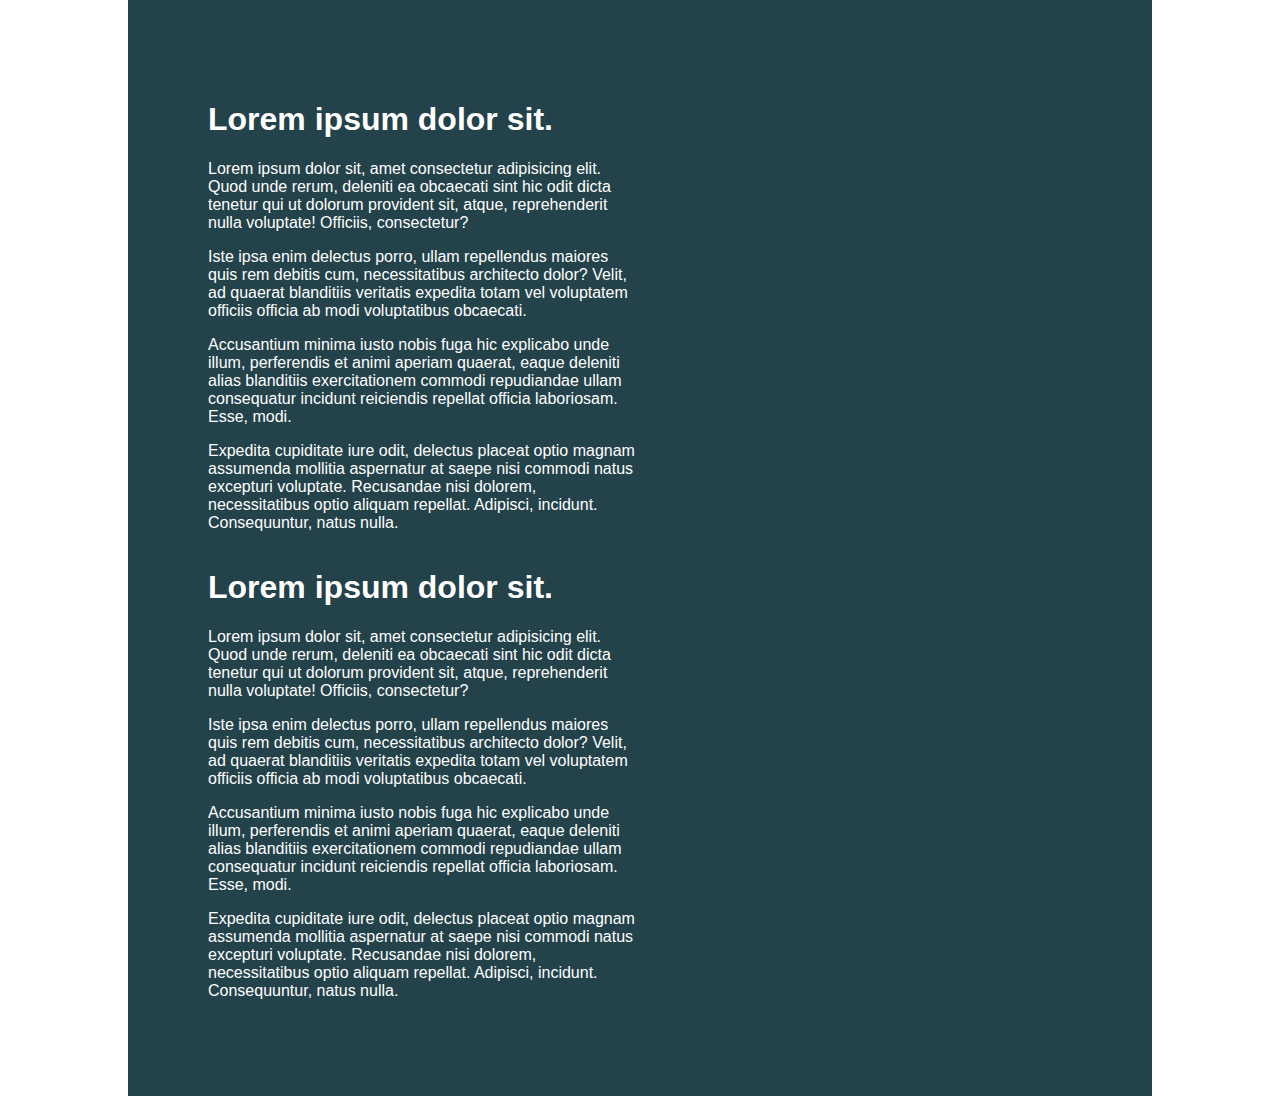
<file: 01. challengeOne/index.html>
<!DOCTYPE html>
<html lang="en">

<head>
    <meta charset="UTF-8">
    <meta name="viewport" content="width=device-width, initial-scale=1.0">
    <title>Day 01</title>

    <link rel="stylesheet" href="style.css">
</head>

<body>
    <div class="container">
        <div class="intro-content">
            <h1>Lorem ipsum dolor sit.</h1>
            <p>Lorem ipsum dolor sit, amet consectetur adipisicing elit. Quod unde rerum, deleniti ea obcaecati sint hic
                odit dicta tenetur qui ut dolorum provident sit, atque, reprehenderit nulla voluptate! Officiis,
                consectetur?</p>
            <p>Iste ipsa enim delectus porro, ullam repellendus maiores quis rem debitis cum, necessitatibus architecto
                dolor? Velit, ad quaerat blanditiis veritatis expedita totam vel voluptatem officiis officia ab modi
                voluptatibus obcaecati.</p>
            <p>Accusantium minima iusto nobis fuga hic explicabo unde illum, perferendis et animi aperiam quaerat, eaque
                deleniti alias blanditiis exercitationem commodi repudiandae ullam consequatur incidunt reiciendis
                repellat officia laboriosam. Esse, modi.</p>
            <p>Expedita cupiditate iure odit, delectus placeat optio magnam assumenda mollitia aspernatur at saepe nisi
                commodi natus excepturi voluptate. Recusandae nisi dolorem, necessitatibus optio aliquam repellat.
                Adipisci, incidunt. Consequuntur, natus nulla.</p>
        </div>
        <div class="intro-content">
            <h1>Lorem ipsum dolor sit.</h1>
            <p>Lorem ipsum dolor sit, amet consectetur adipisicing elit. Quod unde rerum, deleniti ea obcaecati sint hic
                odit dicta tenetur qui ut dolorum provident sit, atque, reprehenderit nulla voluptate! Officiis,
                consectetur?</p>
            <p>Iste ipsa enim delectus porro, ullam repellendus maiores quis rem debitis cum, necessitatibus architecto
                dolor? Velit, ad quaerat blanditiis veritatis expedita totam vel voluptatem officiis officia ab modi
                voluptatibus obcaecati.</p>
            <p>Accusantium minima iusto nobis fuga hic explicabo unde illum, perferendis et animi aperiam quaerat, eaque
                deleniti alias blanditiis exercitationem commodi repudiandae ullam consequatur incidunt reiciendis
                repellat officia laboriosam. Esse, modi.</p>
            <p>Expedita cupiditate iure odit, delectus placeat optio magnam assumenda mollitia aspernatur at saepe nisi
                commodi natus excepturi voluptate. Recusandae nisi dolorem, necessitatibus optio aliquam repellat.
                Adipisci, incidunt. Consequuntur, natus nulla.</p>
        </div>
    </div>
</body>

</html>
</file>
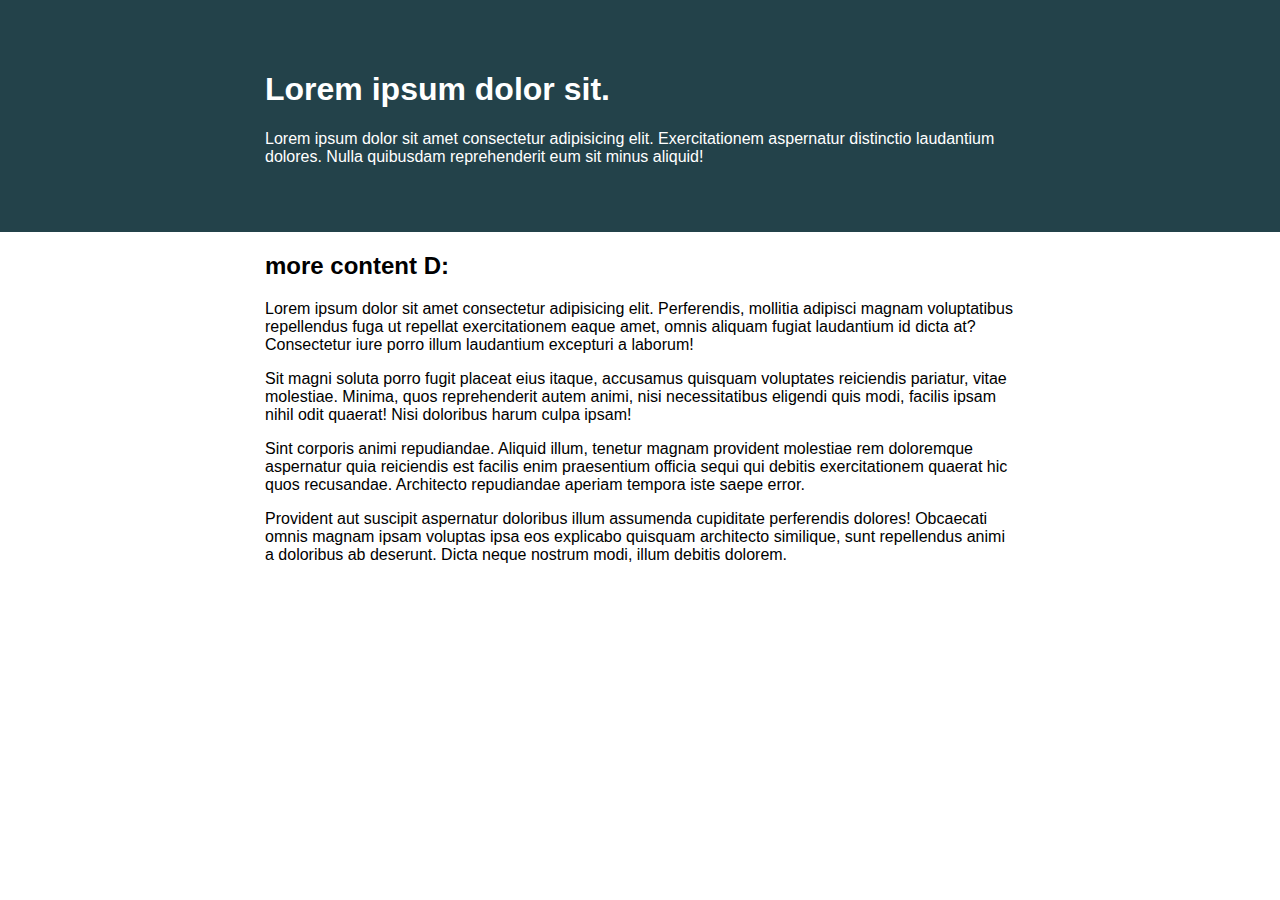
<file: 02. Widght challenge/index.html>
<!DOCTYPE html>
<html lang="en">
<head> 
    <meta charset="UTF-8">
    <meta name="viewport" content="width=device-width, initial-scale=1.0">
    <title>Day 01</title>
 
    <link rel="stylesheet" href="style.css">
</head>
<body>

    <div class="intro">    
        <div class="container">
            <div class="intro-content">
                <h1>Lorem ipsum dolor sit.</h1>
                <p>Lorem ipsum dolor sit amet consectetur adipisicing elit. Exercitationem aspernatur distinctio laudantium dolores. Nulla quibusdam reprehenderit eum sit minus aliquid!</p>
            </div>
        </div>
    </div>

    <div class="container">
            <h2>more content D:</h2>
            <p>Lorem ipsum dolor sit amet consectetur adipisicing elit. Perferendis, mollitia adipisci magnam voluptatibus repellendus fuga ut repellat exercitationem eaque amet, omnis aliquam fugiat laudantium id dicta at? Consectetur iure porro illum laudantium excepturi a laborum!</p>
            <p>Sit magni soluta porro fugit placeat eius itaque, accusamus quisquam voluptates reiciendis pariatur, vitae molestiae. Minima, quos reprehenderit autem animi, nisi necessitatibus eligendi quis modi, facilis ipsam nihil odit quaerat! Nisi doloribus harum culpa ipsam!</p>
            <p>Sint corporis animi repudiandae. Aliquid illum, tenetur magnam provident molestiae rem doloremque aspernatur quia reiciendis est facilis enim praesentium officia sequi qui debitis exercitationem quaerat hic quos recusandae. Architecto repudiandae aperiam tempora iste saepe error.</p>
            <p>Provident aut suscipit aspernatur doloribus illum assumenda cupiditate perferendis dolores! Obcaecati omnis magnam ipsam voluptas ipsa eos explicabo quisquam architecto similique, sunt repellendus animi a doloribus ab deserunt. Dicta neque nostrum modi, illum debitis dolorem.</p>
    </div>


</body>
</html>
</file>
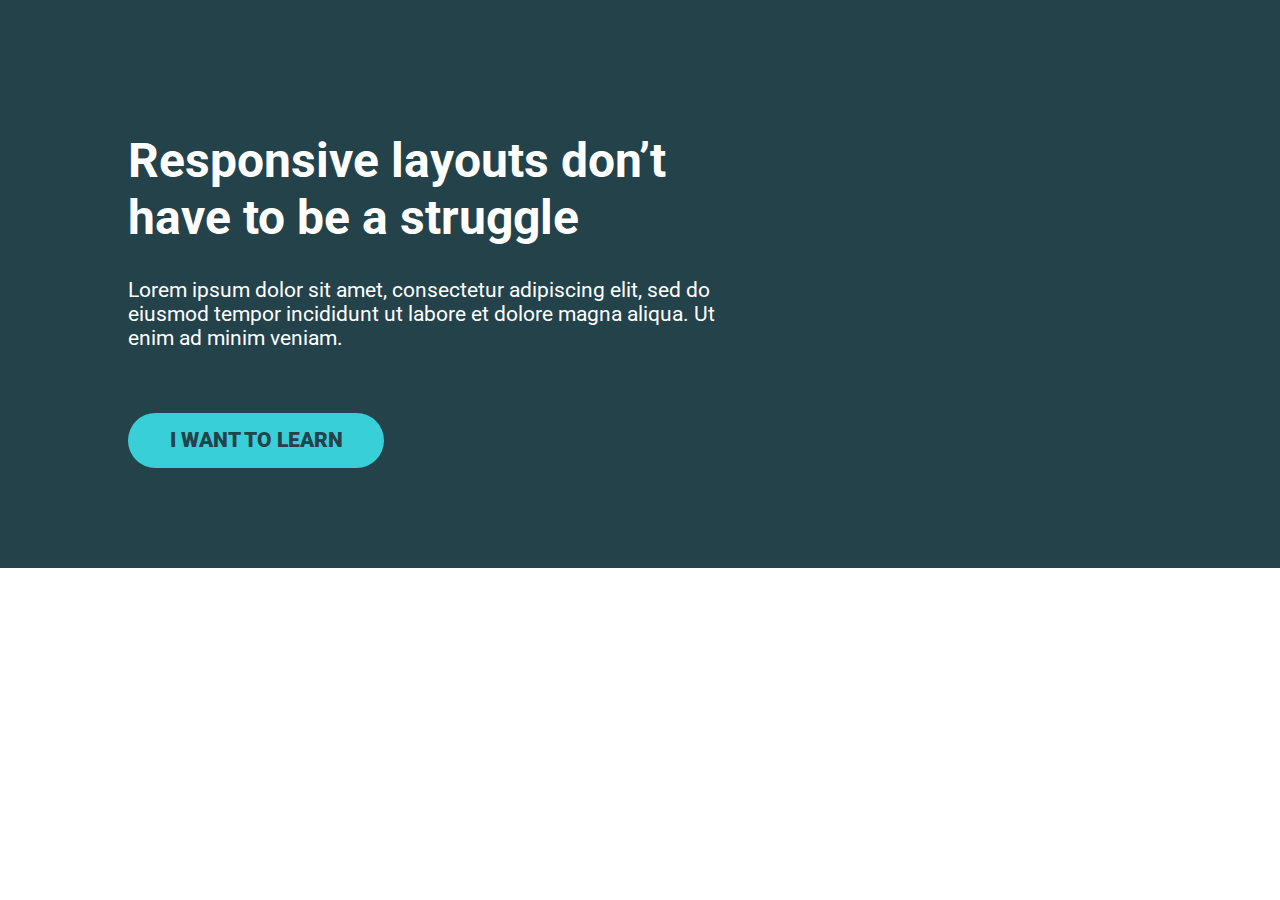
<file: 03. Practice Design specs/index.html>
<!DOCTYPE html>
<html lang="en">
<head>
    <meta charset="UTF-8">
    <meta name="viewport" content="width=device-width, initial-scale=1.0">
    <title>Document</title>
    <link href="https://fonts.googleapis.com/css2?family=Roboto:wght@400;900&display=swap" rel="stylesheet"> 
    <link rel="stylesheet" href="style.css">
</head>
<body>
    <div class="hero">
        <div class="container">
            <div class="hero-text">
                <h1>Responsive layouts don’t have to be a struggle</h1>
                <p>Lorem ipsum dolor sit amet, consectetur adipiscing elit, sed do eiusmod tempor incididunt ut labore et dolore magna aliqua. Ut enim ad minim veniam.</p>
                <a href="#" class="btn">I want to learn</a>
            </div>
        </div>
    </div>
</body>
</html>
</file>
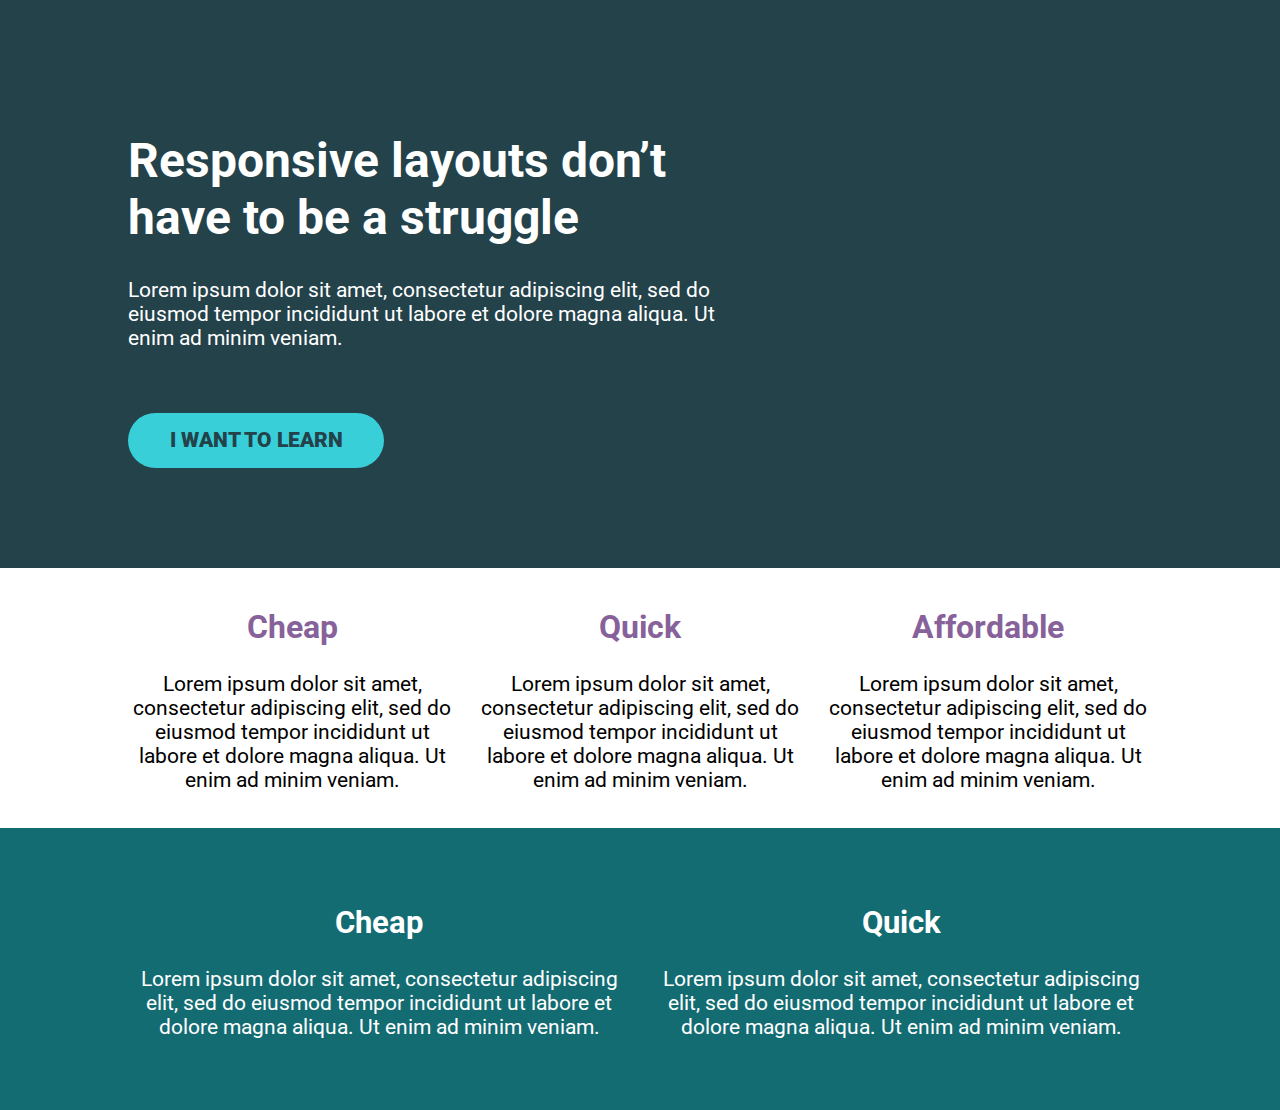
<file: 04. Flexbox/index.html>
<!DOCTYPE html>
<html lang="en">
<head>
    <meta charset="UTF-8">
    <meta name="viewport" content="width=device-width, initial-scale=1.0">
    <title>Challenge time!</title>
    <link href="https://fonts.googleapis.com/css2?family=Roboto:wght@400;900&display=swap" rel="stylesheet"> 
    <link rel="stylesheet" href="style.css">
</head>
<body>
    <div class="hero">
        <div class="container">
            <div class="hero__text">
                <h1>Responsive layouts don’t have to be a struggle</h1>
                <p>Lorem ipsum dolor sit amet, consectetur adipiscing elit, sed do eiusmod tempor incididunt ut labore et dolore magna aliqua. Ut enim ad minim veniam.</p>
                <a href="#" class="btn">I want to learn</a>
            </div>
        </div>
    </div>
    
    <div class="container">
        <div class="row">
            <div class="col">
                <h2>Cheap</h2>
                <p>Lorem ipsum dolor sit amet, consectetur adipiscing elit, sed do eiusmod tempor incididunt ut labore et dolore magna aliqua. Ut enim ad minim veniam.</p>
            </div>
            <div class="col">
                <h2>Quick</h2>
                <p>Lorem ipsum dolor sit amet, consectetur adipiscing elit, sed do eiusmod tempor incididunt ut labore et dolore magna aliqua. Ut enim ad minim veniam.</p>
            </div>
            <div class="col">
                <h2>Affordable</h2>
                <p>Lorem ipsum dolor sit amet, consectetur adipiscing elit, sed do eiusmod tempor incididunt ut labore et dolore magna aliqua. Ut enim ad minim veniam.</p>
            </div>
        </div>
    </div>

    <div class="hero-about">
        <div class="container">
            <div class="row-two">
                <div class="col-two">
                    <h2>Cheap</h2>
                    <p>Lorem ipsum dolor sit amet, consectetur adipiscing elit, sed do eiusmod tempor incididunt ut labore et dolore magna aliqua. Ut enim ad minim veniam.</p>
                </div>
                <div class="col-two">
                    <h2>Quick</h2>
                    <p>Lorem ipsum dolor sit amet, consectetur adipiscing elit, sed do eiusmod tempor incididunt ut labore et dolore magna aliqua. Ut enim ad minim veniam.</p>
                </div>
            </div>
        </div>
    </div>
        

</body>
</html>
</file>
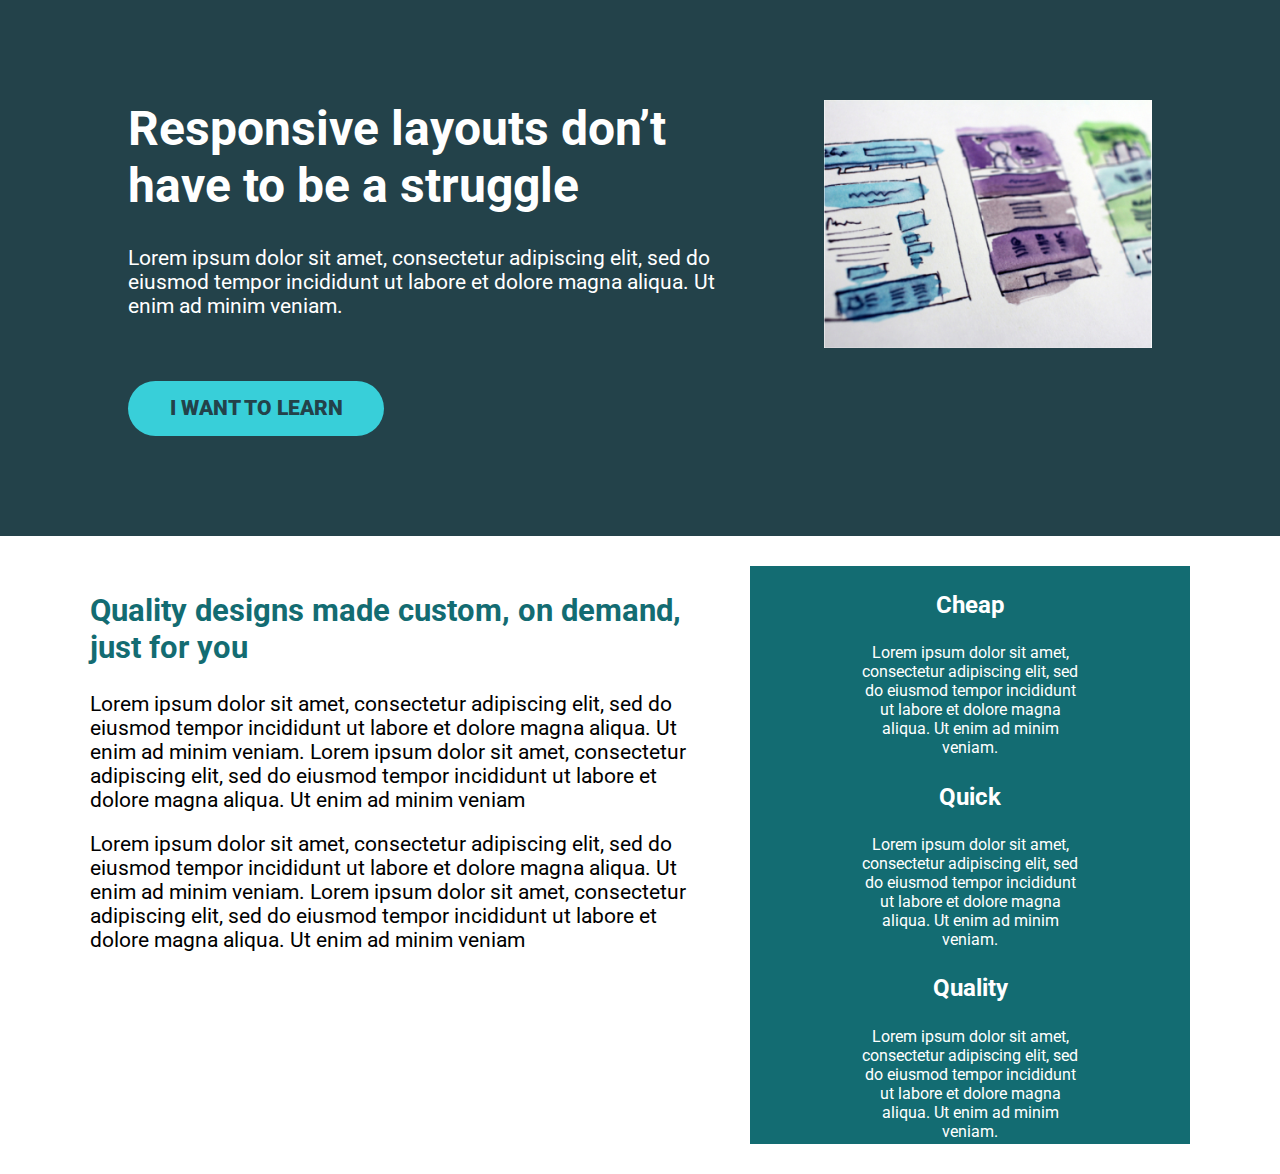
<file: 05.Flexbox-img/index.html>
<!DOCTYPE html>
<html lang="en">
  <head>
    <meta charset="UTF-8" />
    <meta name="viewport" content="width=device-width, initial-scale=1.0" />
    <title>Conquering Rsponsive Layouts</title>
    <link
      href="https://fonts.googleapis.com/css2?family=Roboto:wght@400;900&display=swap"
      rel="stylesheet"
    />
    <link rel="stylesheet" href="style.css" />
  </head>
  <body>
    <div class="hero">
      <div class="container row">
        <div class="hero__text">
          <h1>Responsive layouts don’t have to be a struggle</h1>
          <p>
            Lorem ipsum dolor sit amet, consectetur adipiscing elit, sed do
            eiusmod tempor incididunt ut labore et dolore magna aliqua. Ut enim
            ad minim veniam.
          </p>
          <a href="#" class="btn">I want to learn</a>
        </div>

        <div class="hero-img">
          <img class="img-hero" src="img/hero-img.jpg" alt="scetches" />
        </div>
      </div>
    </div>

      <div class="info-container">
        <div class="colum-description">
          <h2>Quality designs made custom, on demand, just for you</h2>
          <p>
            Lorem ipsum dolor sit amet, consectetur adipiscing elit, sed do
            eiusmod tempor incididunt ut labore et dolore magna aliqua. Ut enim
            ad minim veniam. Lorem ipsum dolor sit amet, consectetur adipiscing
            elit, sed do eiusmod tempor incididunt ut labore et dolore magna
            aliqua. Ut enim ad minim veniam
          </p>
          <p>
            Lorem ipsum dolor sit amet, consectetur adipiscing elit, sed do
            eiusmod tempor incididunt ut labore et dolore magna aliqua. Ut enim
            ad minim veniam. Lorem ipsum dolor sit amet, consectetur adipiscing
            elit, sed do eiusmod tempor incididunt ut labore et dolore magna
            aliqua. Ut enim ad minim veniam
          </p>
        </div>

        <div class="colum">
          <div class="col-info">
            <h3>Cheap</h3>
            <p>
              Lorem ipsum dolor sit amet, consectetur adipiscing elit, sed do
              eiusmod tempor incididunt ut labore et dolore magna aliqua. Ut
              enim ad minim veniam.
            </p>
          </div>
          <div class="col-info">
            <h3>Quick</h3>
            <p>
              Lorem ipsum dolor sit amet, consectetur adipiscing elit, sed do
              eiusmod tempor incididunt ut labore et dolore magna aliqua. Ut
              enim ad minim veniam.
            </p>
          </div>
          <div class="col-info">
            <h3>Quality</h3>
            <p>
              Lorem ipsum dolor sit amet, consectetur adipiscing elit, sed do
              eiusmod tempor incididunt ut labore et dolore magna aliqua. Ut
              enim ad minim veniam.
            </p>
          </div>
        </div>
      </div>
    
  </body>
</html>
</file>
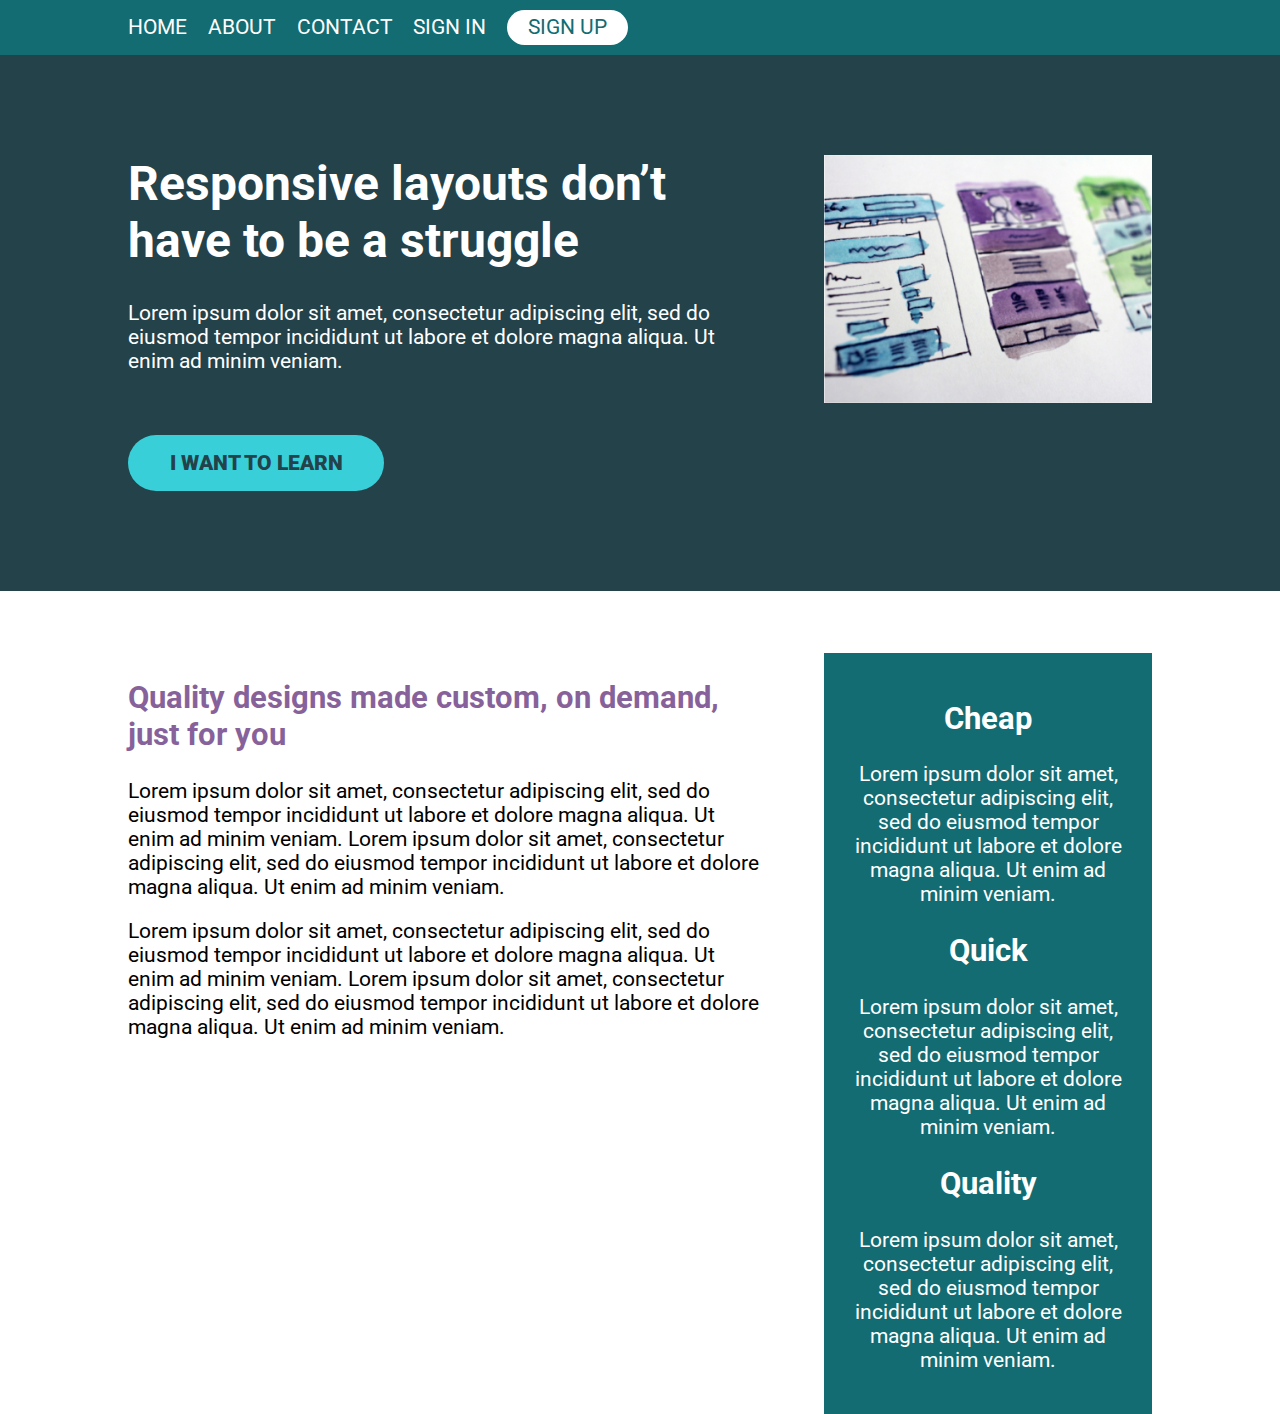
<file: 06.Navbar challenge/index.html>
<!DOCTYPE html>
<html lang="en">
<head>
    <meta charset="UTF-8">
    <meta name="viewport" content="width=device-width, initial-scale=1.0">
    <title>Conquering Responsive Layouts</title>
    <link href="https://fonts.googleapis.com/css2?family=Roboto:wght@400;900&display=swap" rel="stylesheet"> 
    <link rel="stylesheet" href="style.css">
</head>
<body>
    <header>
        <nav class="nav container">
            <ul class="nav__list">
                <li class="nav__item"><a href="#" class="nav__link">Home</a></li>
                <li class="nav__item"><a href="#" class="nav__link">About</a></li>
                <li class="nav__item"><a href="#" class="nav__link">Contact</a></li>
                <li class="nav__item"><a href="#" class="nav__link">Sign In</a></li>
                <li class="nav__item"><a href="#" class="nav__link nav__link--button">Sign up</a></li>
            </ul>
        </nav>
    </header>

    <section class="hero">
        <div class="container row">
            <div class="hero__text">
                <h1>Responsive layouts don’t have to be a struggle</h1>
                <p>Lorem ipsum dolor sit amet, consectetur adipiscing elit, sed do eiusmod tempor incididunt ut labore et dolore magna aliqua. Ut enim ad minim veniam.</p>
                <a href="#" class="btn">I want to learn</a>
            </div>
            <img src="img/hero-img.jpg" alt="UX design sketches" class="hero__img">
        </div>
    </section> 

    <main class="main container row">
            <section class="primary-content">
                <h2 class="section-title">Quality designs made custom, on demand, just for you</h2>
                <p>Lorem ipsum dolor sit amet, consectetur adipiscing elit, sed do eiusmod tempor incididunt ut labore et dolore magna aliqua. Ut enim ad minim veniam. Lorem ipsum dolor sit amet, consectetur adipiscing elit, sed do eiusmod tempor incididunt ut labore et dolore magna aliqua. Ut enim ad minim veniam.</p>
                <p>Lorem ipsum dolor sit amet, consectetur adipiscing elit, sed do eiusmod tempor incididunt ut labore et dolore magna aliqua. Ut enim ad minim veniam. Lorem ipsum dolor sit amet, consectetur adipiscing elit, sed do eiusmod tempor incididunt ut labore et dolore magna aliqua. Ut enim ad minim veniam.</p>
            </section>
            <aside class="sidebar">
                <h2 class="sidebar-title">Cheap</h2>
                <p>Lorem ipsum dolor sit amet, consectetur adipiscing elit, sed do eiusmod tempor incididunt ut labore et dolore magna aliqua. Ut enim ad minim veniam.</p>

                <h2 class="sidebar-title">Quick</h2>
                <p>Lorem ipsum dolor sit amet, consectetur adipiscing elit, sed do eiusmod tempor incididunt ut labore et dolore magna aliqua. Ut enim ad minim veniam.</p>

                <h2 class="sidebar-title">Quality</h2>
                <p>Lorem ipsum dolor sit amet, consectetur adipiscing elit, sed do eiusmod tempor incididunt ut labore et dolore magna aliqua. Ut enim ad minim veniam.</p>
            </aside>
    </main>

    

</body>
</html>
</file>
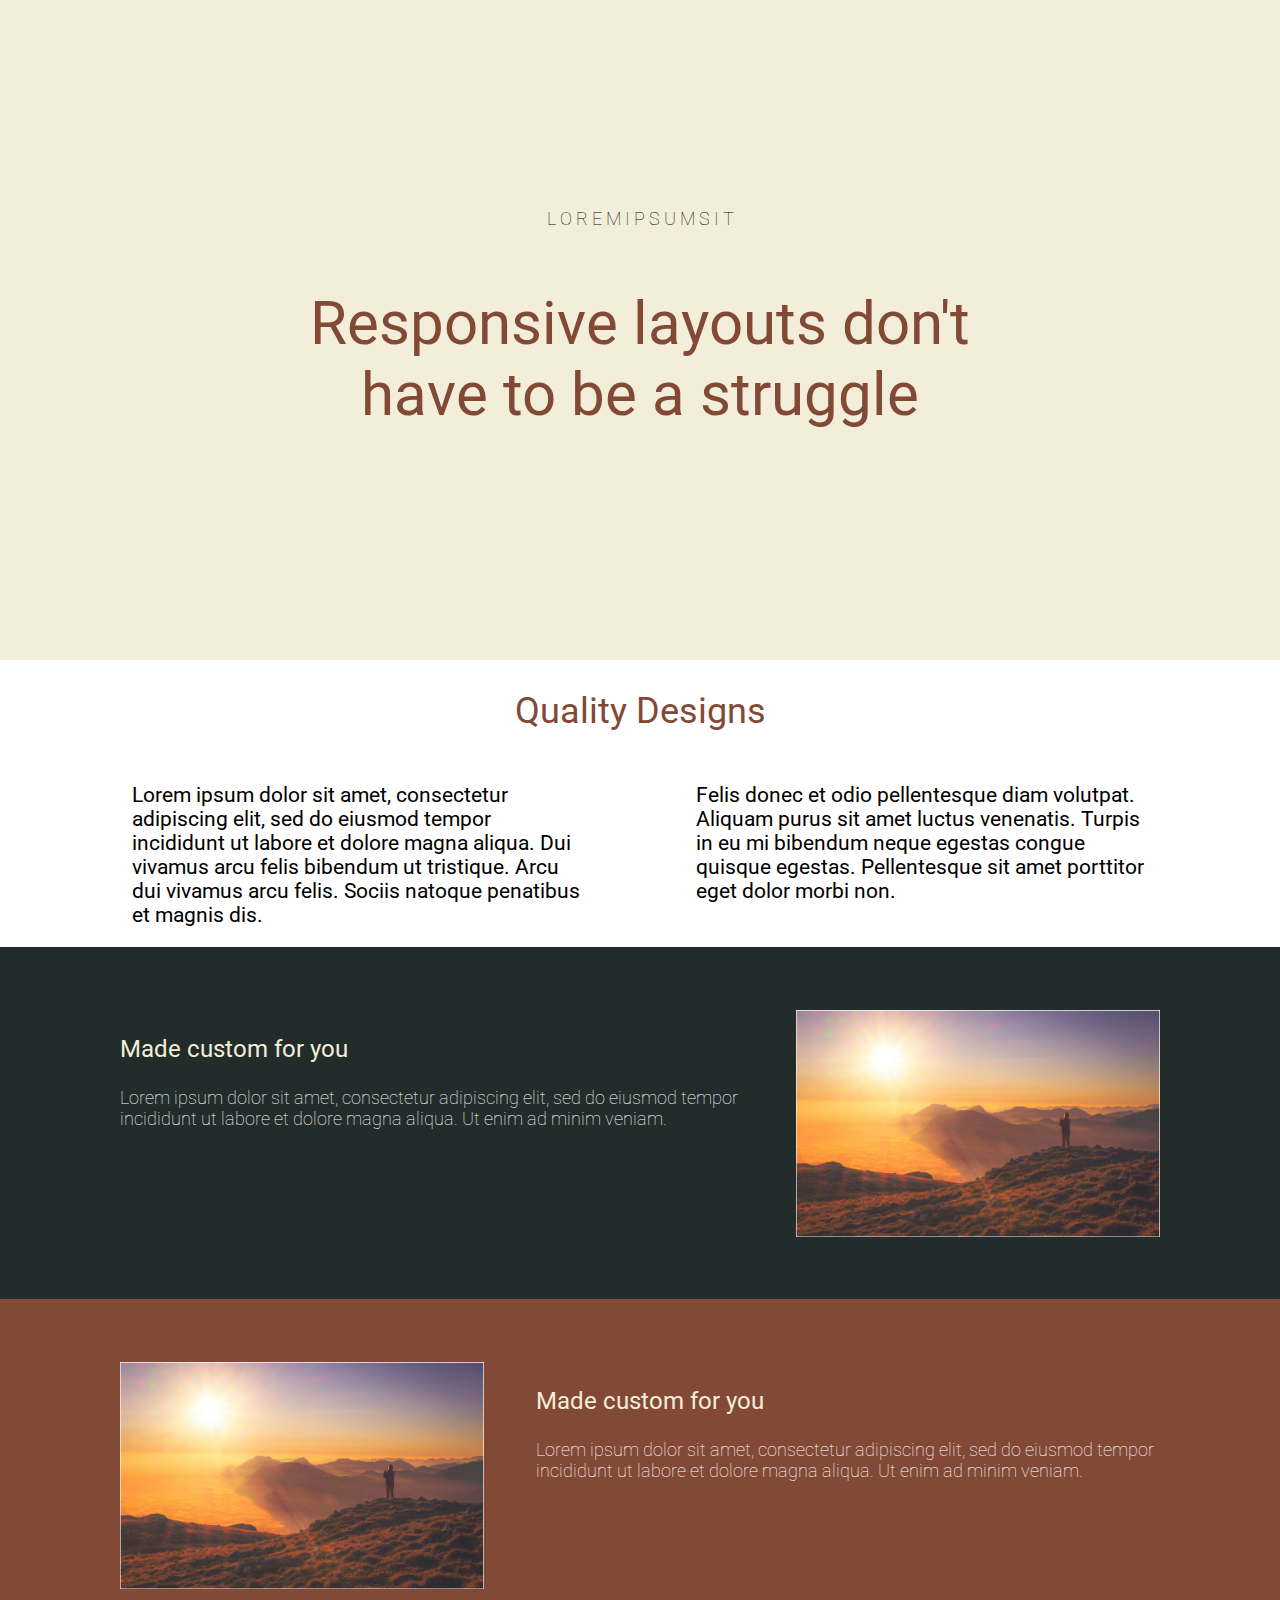
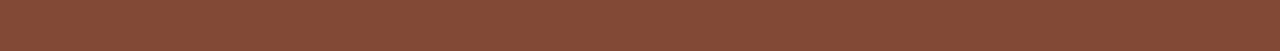
<file: 07. Flexbox extra challenge/index.html>
<!DOCTYPE html>
<html lang="en">
<head>
    <meta charset="UTF-8">
    <meta name="viewport" content="width=device-width, initial-scale=1.0">
    <title>Document</title>
    <link rel="preconnect" href="https://fonts.googleapis.com">
    <link rel="preconnect" href="https://fonts.gstatic.com" crossorigin>
    <link href="https://fonts.googleapis.com/css2?family=Roboto:ital,wght@0,100;0,300;0,400;0,500;0,700;0,900;1,100;1,300;1,400;1,500;1,700;1,900&display=swap" rel="stylesheet">
    <link rel="stylesheet" href="style.css">
</head>
<body>

    <header>
        <div class="container section">
            <p class="header-p roboto-thin">L O R E M  I P S U M  S I T</p>
            <h1 class="roboto-regular">Responsive layouts don't have to be a struggle</h1>
        </div>
    </header>
    <main>
        <div class="designs container">
            <h2 class="roboto-regular">Quality Designs</h2>
            <div class="design-info">
                <p>Lorem ipsum dolor sit amet, consectetur adipiscing elit,
                    sed do eiusmod tempor incididunt ut labore et dolore
                    magna aliqua. Dui vivamus arcu felis bibendum ut
                    tristique. Arcu dui vivamus arcu felis. Sociis natoque
                    penatibus et magnis dis. </p>
                <p>Felis donec et odio pellentesque diam volutpat. Aliquam
                    purus sit amet luctus venenatis. Turpis in eu mi
                    bibendum neque egestas congue quisque egestas.
                    Pellentesque sit amet porttitor eget dolor morbi non.</p>
            </div>
        </div>

        <div class="info">
            <div class="custom">
                <div class="description">
                    <h3 class="roboto-regular">Made custom for you</h3>
                    <p class="roboto-thin">Lorem ipsum dolor sit amet, consectetur adipiscing elit,
                        sed do eiusmod tempor incididunt ut labore et dolore
                        magna aliqua. Ut enim ad minim veniam.</p>
                </div>
                <img src="img/image-01.jpg" alt="">
            </div>
        </div>
        <div class="info-create">
            <div class="create">
                <div class="description">
                    <h3 class="roboto-regular">Made custom for you</h3>
                    <p class="roboto-thin">Lorem ipsum dolor sit amet, consectetur adipiscing elit,
                        sed do eiusmod tempor incididunt ut labore et dolore
                        magna aliqua. Ut enim ad minim veniam.</p>
                </div>
                <img src="img/image-01.jpg" alt="">
            </div>
        </div>
    </main>
    
</body>
</html>
</file>
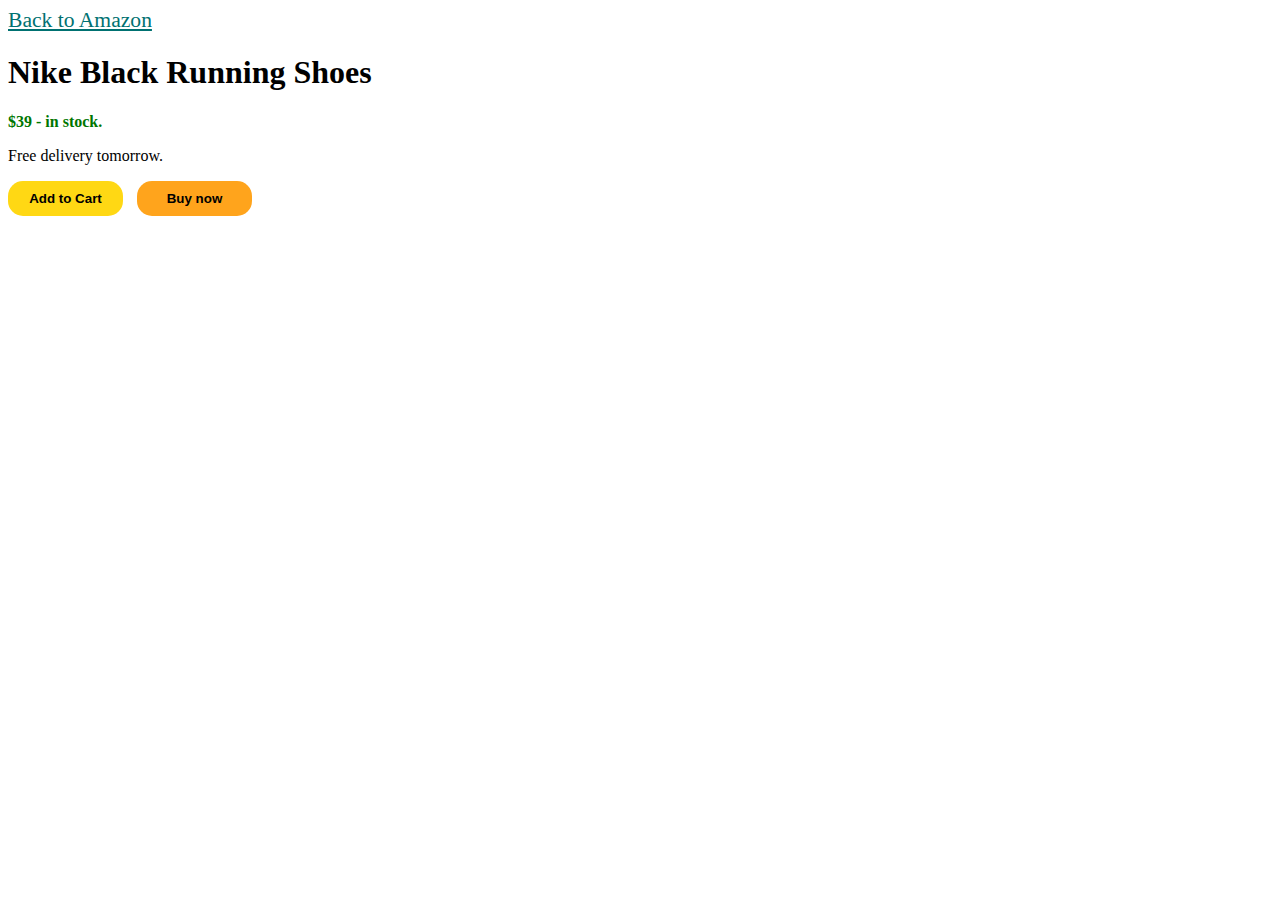
<file: youtubePractice/Challenge1/index.html>
<!DOCTYPE html>
<html lang="en">
<head>
    <meta charset="UTF-8">
    <meta name="viewport" content="width=device-width, initial-scale=1.0">
    <title>Document</title>
    <link rel="stylesheet" href="style.css">
</head>
<body>
    <a href="">Back to Amazon</a>
    <h1>Nike Black Running Shoes</h1>
    <p class="item-price">$39 - in stock.</p>
    <p>Free delivery tomorrow.</p>

    <div>
        <button class="add-item">Add to Cart</button>
        <button class="buy-item">Buy now</button>
    </div>
    
</body>
</html>
</file>
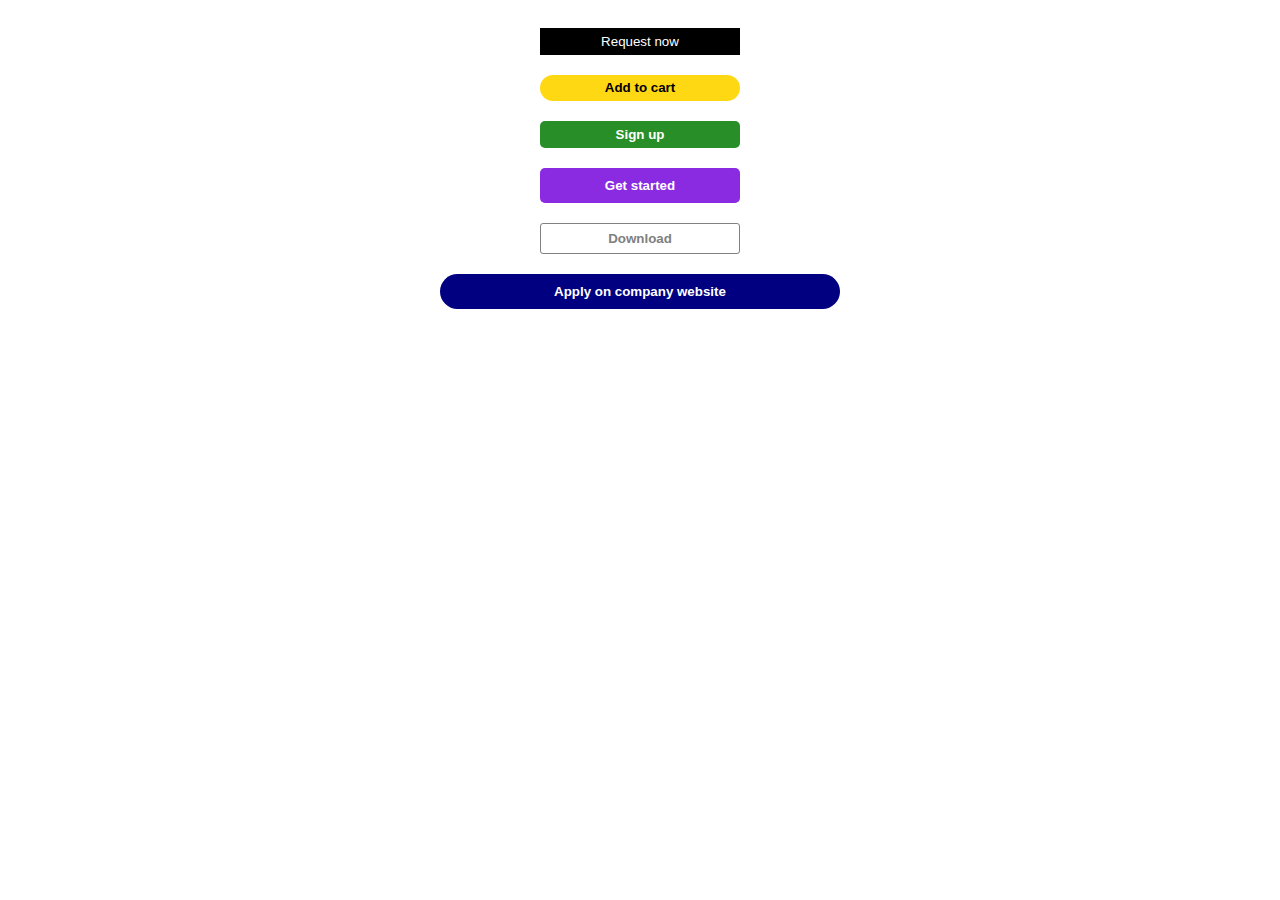
<file: youtubePractice/Challenge2/index.html>
<!DOCTYPE html>
<html lang="en">
<head>
    <meta charset="UTF-8">
    <meta name="viewport" content="width=device-width, initial-scale=1.0">
    <title>Document</title>
    <link rel="stylesheet" href="style.css">
</head>
<body>
    <div>
        <button class="request">Request now</button>
        <button class="add-item">Add to cart</button>
        <button class="sign-up">Sign up</button>
        <button class="get-started">Get started</button>
        <button class="download">Download</button>
        <button class="apply">Apply on company website</button>
    </div>
    
</body>
</html>
</file>
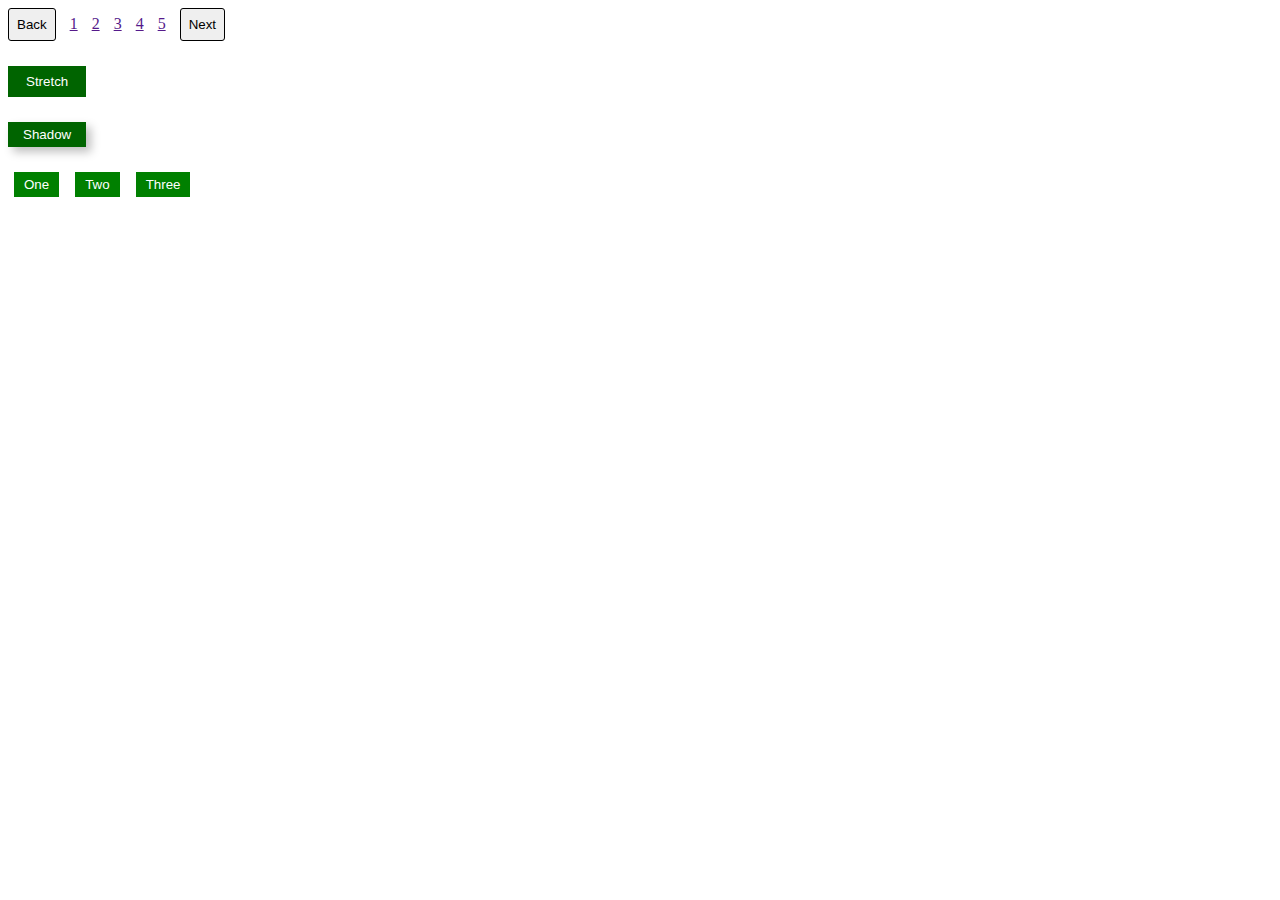
<file: youtubePractice/Challenge3/index.html>
<!DOCTYPE html>
<html lang="en">
  <head>
    <meta charset="UTF-8" />
    <meta name="viewport" content="width=device-width, initial-scale=1.0" />
    <title>Document</title>
    <link rel="stylesheet" href="style.css" />
  </head>
  <body>
    <main>
      <button class="pagination-btn">Back</button>
      <a href="">1</a>
      <a href="">2</a>
      <a href="">3</a>
      <a href="">4</a>
      <a href="">5</a>
      <button class="pagination-btn">Next</button>

      <div class="stretch">
        <button class="stretch-btn">Stretch</button>
      </div>

      <div class="d-click">
        <button class="d-click-btn">Shadow</button>
      </div>

      <div class="margin-padding">
        <button class="mp-btn">One</button>
        <button class="mp-btn">Two</button>
        <button class="mp-btn">Three</button>
      </div>
    </main>
  </body>
</html>
</file>
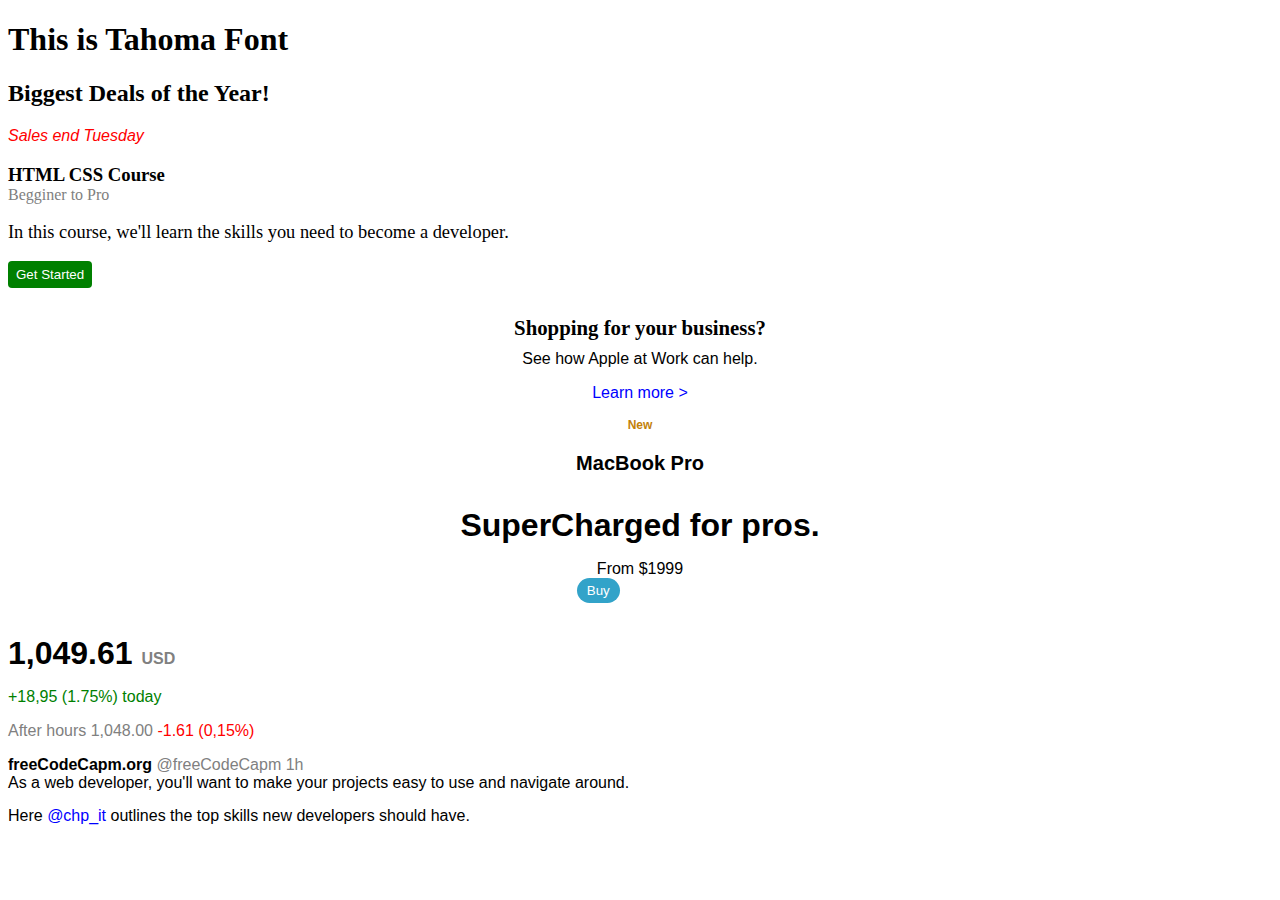
<file: youtubePractice/Challenge4/index.html>
<!DOCTYPE html>
<html lang="en">
<head>
    <meta charset="UTF-8">
    <meta name="viewport" content="width=device-width, initial-scale=1.0">
    <title>Document</title>
    <link rel="stylesheet" href="style.css">
</head>
<body>
    <main>
        <h1>This is Tahoma Font</h1>

        <h2>Biggest Deals of the Year!</h2>
        <p class="sales">Sales end Tuesday</p>

        <h3>HTML CSS Course</h3>
        <p class="course">Begginer to Pro</p>
        <p class="course-info">In this course, we'll learn the skills you need to become a developer.</p>
        <button class="course-btn">Get Started</button>


        <h4>Shopping for your business?</h4>
        <p class="work-apple">See how Apple at Work can help.</p>
        <p class="learn-more">Learn more &gt;</p>

        <div class="ari">
            <p class="pe">New</p>
            <p class="mac">MacBook Pro</p>
            <p class="charged">SuperCharged for pros.</p>
            <p class="p-price">From $1999</p>
            <button class="buy-mac">Buy</button>

            <p class="price">1,049.61 <span class="currency">USD</span></p>
            <p class="growt">+18,95 (1.75%) today</p>
            <p class="after-hours">After hours 1,048.00 <span class="decreese">-1.61 (0,15%)</span></p>

            <p class="email">freeCodeCapm.org <span class="alt-email">@freeCodeCapm 1h</span></p>
            <p class="description-info">As a web developer, you'll want to make your projects easy to use and navigate around.</p>
            <p class="link"> Here <span class="link-to">@chp_it</span> outlines the top skills new developers should have.</p>
        </div>
    </main>
</body>
</html>
</file>
<file: 01. challengeOne/style.css>
/* INSTRUCTIONS
 *
 * 1) Limit the total width of
 *    the .intro-conent to about half
 *    of it's parent
 *
 * 2) Stop the text from overflowing
 *    out the bottom at small screen
 *    widths
 *
 * You may modify the HTML if needed
 *
 */

* {
  box-sizing: border-box;
}

body {
  margin: 0;
  font-family: sans-serif;
}

/*removed height so the container doesnt oveflow with text*/ 
.container {
  background: #23424a;
  color: white;

  width: 80%;
  margin: 0 auto;

  padding: 5em;
}

/*width to fill only half of the parent elemnt (in percentage)*/
.intro-content {
  width: 50%;
  display: inline-block;
}
</file>
<file: 02. Widght challenge/style.css>
/* INSTRUCTIONS
 *
 * 1) Keep the text inside .intro-content
 *    in the same place, but have the background
 *    extend from one side of the viewport
 *    to the other, no matter how wide or narrow
 *    the browser is.
 *
 * 2) Limit the maximum width of the text in the
 *    bottom area.
 *
 * You may modify the HTML if needed
 * (you probably should for this challenge)
 *
 */

* {
  box-sizing: border-box;
}

body {
  margin: 0;
  font-family: sans-serif;
}

.container {
  width: 100%;
  max-width: 750px;
  margin: 0 auto;
}

.intro {
  background: #23424a;
  color: white;
  padding: 50px 0;
}
</file>
<file: 03. Practice Design specs/style.css>
*, *::before, *::after {
    box-sizing: border-box;
}

body {
    margin: 0;
    font-family: 'Roboto', sans-serif;
    font-size: 1.3rem;
}

h1 {
    font-size: 3rem;
}

.container {
    width: 80%;
    max-width: 1100px;
    margin: 0 auto;
}

.hero {
    padding: 100px 0;
    background-color: #23424A;
    color: #FFF;
}

.hero-text {
    width: 60%;
}

.hero p {
    margin-bottom: 3em;
}

.btn {
    display: inline-block;
    text-decoration: none;
    text-transform: uppercase;
    color: #23424A;
    font-weight: 900;
    background-color: #38CFD9;
    padding: .75em 2em;
    border-radius: 100px;
}

.btn:hover,
.btn:focus {
    opacity: .75; 
}
</file>
<file: 04. Flexbox/style.css>
/* 
////// For this challenge ///////

- You will have to modify the HTML

- You can add new classes in the HTML
  if you need to

// Requirements
1. The headings in the first row must be
   a different color
2. The two .col at the bottom must go next
   to one another
3. The section at the bottom should have
   a dark background color and a different
   color of text
4. I've removed the "gap" that I created,
   so you'll have to add it back in

   */

*, *::before, *::after {
    box-sizing: border-box;
}

body {
    margin: 0;
    font-family: 'Roboto', sans-serif;
    font-size: 1.3rem;
}

h1 {
    font-size: 3rem;
}

.container {
    width: 80%;
    max-width: 1100px;
    margin: 0 auto;
}

.row {
    /* display: flex => flex container */
    display: flex;
    /* can't use yet */
    gap: 20px;
    padding: 15px 0;
}

.col {
    font-size: 1.313rem;
    /* these are now flex items */
    width: 100%;
    text-align: center;
}

.col h2{
    color: #87629A;
}

.hero-about{
    background-color: #136C72;
    padding: 50px 0;
}

.row-two {
    display: flex;
    gap: 20px;
}

.col-two {
    width: 100%;
    color: white;
    text-align: center;
}

.hero {
    padding: 100px 0;
    background-color: #23424A;
    color: #FFF;
}

.hero__text {
    width: 60%;
}

.hero p {
    margin-bottom: 3em;
}

.btn {
    display: inline-block;
    text-decoration: none;
    text-transform: uppercase; 
    color: #23424A;
    font-weight: 900;
    background-color: #38CFD9;
    padding: .75em 2em;
    border-radius: 100px;
}

.btn:hover,
.btn:focus {
    opacity: .75; 
}
</file>
<file: 05.Flexbox-img/style.css>
/* 
////// For this challenge ///////

- All text is in the text.md file

// Requirements
1. Refer to the design specs for the
   overall layout 
2. The image should line up with
   the sidebar in the section
   below

*/

*, *::before, *::after {
    box-sizing: border-box;
}

body {
    margin: 0;
    font-family: 'Roboto', sans-serif;
    font-size: 1.3rem;
}

img {
    max-width: 100%;
}

h1 {
    font-size: 3rem;
    margin-top: 0;
}

.container {
    width: 80%;
    max-width: 1100px;
    margin: 0 auto;
}

.info-container {
    margin: 30px auto;
    max-width: 1100px;
    display: flex;
    justify-content: space-between;
}

.colum-description{
    width: 55%;
    text-align: left;
}

.colum {
    width: 40%;
    background-color: #136C72;
    color: white;
    text-align: center;
}


.colum p {
    font-size: 1rem;
    width: 50%;
    margin: 3px auto;
}

.colum-description h2{
    color: #136C72;
}

.row {
    /* display: flex => flex container */
    display: flex;
    justify-content: space-between;
    
    /* can't use yet */
    /* gap: 100px; */
}

.col {
    /* these are now flex items */
    width: 100%;
}

.col + .col {
    margin-left: 30px;
}

.hero {
    padding: 100px 0;
    background-color: #23424A;
    color: #FFF;
}

.hero__text { 
    width: 62%;
}

.hero-img {
    width: 32%;
    align-self: flex-start;
}


.hero p {
    margin-bottom: 3em;
}

.btn {
    display: inline-block;
    text-decoration: none;
    text-transform: uppercase; 
    color: #23424A;
    font-weight: 900;
    background-color: #38CFD9;
    padding: .75em 2em;
    border-radius: 100px;
}

.btn:hover,
.btn:focus {
    opacity: .75; 
}
</file>
<file: 06.Navbar challenge/style.css>
/* 
////// For this challenge ///////

- All text is in the text.md file

// Requirements
   1. Get all the navigation items next to one another
   2. Add a space between all the items
*/

*, *::before, *::after {
    box-sizing: border-box;
}

body {
    margin: 0;
    font-family: 'Roboto', sans-serif;
    font-size: 1.3rem;
}

img {
    max-width: 100%;
}

h1 {
    font-size: 3rem;
    margin-top: 0;
}

.section-title {
    color: #87629A;
}

.btn {
    display: inline-block;
    text-decoration: none;
    text-transform: uppercase; 
    color: #23424A;
    font-weight: 900;
    background-color: #38CFD9;
    padding: .75em 2em;
    border-radius: 100px;
}

.btn:hover,
.btn:focus {
    opacity: .75; 
}

.container {
    width: 80%;
    max-width: 1100px;
    margin: 0 auto;
}

.row {
    display: flex;
    justify-content: space-between;
}

.col {
    /* these are now flex items */
    width: 100%;
}

.col + .col {
    margin-left: 30px;
}


header {
    background: #136c72;
    padding: .5em 0;
}

.nav__list {
    display: flex;
    justify-content: left;
    gap: 1em;
    margin: 0;
    padding: 5px 0;
    list-style: none;
}

.nav__link {
    color: #fff;
    text-decoration: none;
    text-transform: uppercase;;
}

.nav__link--button {
    background: #fff;
    color: #136c72;
    padding: .25em 1em;
    border-radius: 10em;
}

.nav__link:hover {
    opacity: .75;
}


.hero {
    padding: 100px 0;
    background-color: #23424A;
    color: #FFF;
}

.hero__text { 
    width: 62%;
}

.hero__img {
    width: 32%;
    align-self: flex-start;
}

.hero p {
    margin-bottom: 3em;
}

.main {
    margin-top: 3em;
}

.primary-content {
    width: 62%;
}

.sidebar {
    width: 32%;
    padding: 1em;
    text-align: center;
    color: #fff;
    background-color: #136c72;
}
</file>
<file: 07. Flexbox extra challenge/style.css>
*, *::before, *::after {
    box-sizing: border-box;
}

body {
    margin: 0;
    font-family: 'Roboto', sans-serif;
    font-style: normal;
    font-size: 1.3rem;
}

h1{
    color: #824936;
    font-size: 3.75rem;
}

h2 {
    color: #824936;
    font-size: 2.25rem;
}

h3{
    color: #F3EED9;
}

header{
    width: 100%;
    background-color: #F3EED9;
}

.header-p {
    font-size: 1.125rem;
}

.container{
    display: flex;
    flex-direction: column;
    justify-content: center;
    align-items: center;
    margin: 0 auto;
}

.design-info{
    max-width: 1128px;
    display: flex;
    justify-content: space-around;
}

.design-info p {
    width: 40%;
}

.designs {
    width: 100%;
    min-height: 15%;
}

.section{
    width: 55%;
    min-height: 660px;
    max-width: 750px;
    text-align: center;
}

.custom{
    display: flex;
    justify-content: space-between;
    align-items: start;
    color: white;
    width: 90%;
    max-width: 1128px;
}

.info {
    display: flex;
    justify-content: center;
    background-color: #222C2A;
    padding: 3em;
    margin: 0 auto;
}

.description{
    width: 60%;
}

.custom img {
    width: 35%;
}

.info-create {
    display: flex;
    justify-content: center;
    background-color: #824936;
    padding: 3em;
    margin: 0 auto;
}

.create{
    display: flex;
    flex-direction: row-reverse;
    justify-content: space-between;
    align-items: start;
    color: white;
    width: 90%;
    max-width: 1128px;
}

.description{
    width: 60%;
}

.description p {
    font-size: 1.131rem;
}

.create img {
    width: 35%;
}

.roboto-thin {
    font-family: "Roboto", sans-serif;
    font-weight: 100;
    font-style: normal;
  }
  
  .roboto-light {
    font-family: "Roboto", sans-serif;
    font-weight: 300;
    font-style: normal;
  }
  
  .roboto-regular {
    font-family: "Roboto", sans-serif;
    font-weight: 400;
    font-style: normal;
  }
  
  .roboto-medium {
    font-family: "Roboto", sans-serif;
    font-weight: 500;
    font-style: normal;
  }
  
  .roboto-bold {
    font-family: "Roboto", sans-serif;
    font-weight: 700;
    font-style: normal;
  }
  
  .roboto-black {
    font-family: "Roboto", sans-serif;
    font-weight: 900;
    font-style: normal;
  }
  
  .roboto-thin-italic {
    font-family: "Roboto", sans-serif;
    font-weight: 100;
    font-style: italic;
  }
  
  .roboto-light-italic {
    font-family: "Roboto", sans-serif;
    font-weight: 300;
    font-style: italic;
  }
  
  .roboto-regular-italic {
    font-family: "Roboto", sans-serif;
    font-weight: 400;
    font-style: italic;
  }
  
  .roboto-medium-italic {
    font-family: "Roboto", sans-serif;
    font-weight: 500;
    font-style: italic;
  }
  
  .roboto-bold-italic {
    font-family: "Roboto", sans-serif;
    font-weight: 700;
    font-style: italic;
  }
  
  .roboto-black-italic {
    font-family: "Roboto", sans-serif;
    font-weight: 900;
    font-style: italic;
  }
</file>
<file: youtubePractice/Challenge1/style.css>
a{
    color:rgb(0, 113, 113);
    font-size: 1.35em;
}

.item-price {
    color: rgb(0, 118, 0);
    font-weight: bold;
}

.add-item {
    font-weight: bold;
    background-color: rgb(255,216,20);
    border: none;
    border-radius: 15px;
    width: 115px;
    height: 35px;
    margin-right: 10px;
    cursor: pointer;
}

.buy-item {
    font-weight: bold;
    background-color: rgb(255, 164, 28);
    border: none;
    border-radius: 15px;
    width: 115px;
    height: 35px;
    cursor: pointer;
}
</file>
<file: youtubePractice/Challenge2/style.css>
div {
    display: flex;
    flex-direction: column;
    align-items: center;
}

button{
    max-width: 200px;
    width: 30%;
    height: 2em;
    margin-top: 20px;
}

.request {
    color: white;
    background-color: black;
    border: none;
    transition: opacity 0.8s;
}

.request:hover{
    cursor: pointer;
    opacity: 0.7;
}

.add-item{
    color: black;
    background-color: rgb(255,216,20);
    border-radius: 15px;
    border: none;
    font-weight: bold;
    width: 35%;
    transition: background-color 0.8s, color 0.8s;
}

.add-item:hover{
    background-color: rgb(0, 17, 255);
    color: white;
}

.sign-up{
    color: white;
    background-color: rgb(40, 143, 40);
    border-radius: 5px;
    border: none;
    font-weight: bold;
    width: 25%;
    transition: opacity 0.8s, box-shadow 0.8s;
}

.sign-up:hover{
    cursor: pointer;
    opacity: 0.7;
    box-shadow: 5px 5px 10px rgba(0, 0, 0, 0.25);
}

.get-started{
    background-color: blueviolet;
    color: white;
    font-weight: bold;
    border: none;
    border-radius: 5px;
    width: 30%;
    height: 35px;
    transition: background-color 0.8s, color 0.8s;
}

.get-started:hover{
    cursor: pointer;
    background-color: azure;
    color: black;
}

.download {
    background-color: white;
    color: gray;
    font-weight: bold;
    border: 1.2px solid;
    border-radius: 3px;
    height: 2.3em;
    transition: box-shadow 0.8s;
}

.download:hover{
    cursor: pointer;
    box-shadow: 5px 5px 10px rgba(0, 0, 0, 0.25);
}

.apply {
    max-width: 400px;
    width: 55%;
    background-color: navy;
    color:white;
    font-weight: bold;
    border: none;
    border-radius: 25px;
    height: 35px;
    transition: width 0.5s, height 0.5s;
}

.apply:hover{
    cursor: pointer;
    width: 60%;
    height: 45px;
}
</file>
<file: youtubePractice/Challenge3/style.css>
main div{
    margin: 25px auto;
}

.pagination-btn{
    border: 1px solid black;
    border-radius: 3px;
    margin-right: 10px;
    padding: 8px 8px;
    cursor: pointer;

}

a {
    margin-right: 10px;
}

.stretch-btn{
    background-color: darkgreen;
    padding: 8px 18px;
    border: none;
    color: white;
    transition: padding 1s;
}

.stretch-btn:hover{
    cursor: pointer;
    padding: 15px 25px;
}

.d-click-btn{
    color: white;
    background-color: darkgreen;
    border: none;
    box-shadow: 5px 5px 10px rgba(0, 0, 0, 0.25);
    padding: 5px 15px;
}

.d-click-btn:active{
    margin-top: 3px;
    margin-left: 3px;
    box-shadow: none;
    opacity: 0.7;
}

.mp-btn {
    color: white;
    background-color: green;
    border: none;
    padding: 5px 10px;
    margin-left: 6px;
    margin-right: 6px;
    transition: padding 0.15s, margin 0.15s;
}

.mp-btn:hover{
    padding: 5px 20px;
    margin-left: 0px;
    margin-right: 0px;
}
</file>
<file: youtubePractice/Challenge4/style.css>
h1, h2, h3, h4{
    font-family: Tahoma;
}

.sales{
    color: red;
    font-family: Arial;
    font-style: italic;
}

h3{
    margin-bottom: 0px;
}

.ari{
    font-family: Arial;
}

.ari p{
    margin-bottom: 0;
}

.course {
    color: gray;
    margin-top: 0px;
    font-family: Verdana;
}

.course-info{
    font-family: Verdana;
    font-size: 1.15rem;
}

.course-btn{
    color: white;
    background-color: green;
    border: none;
    border-radius: 4px;
    padding: 6px 8px;
    cursor: pointer;
}

h4{
    text-align: center;
    font-size: 1.3rem;
    margin-bottom: 0px;
}

.work-apple {
    font-family: Arial;
    text-align: center;
    margin-top: 10px;
}

.learn-more{
    color: blue;
    text-align: center;
    font-family: Arial;

}

.pe {
    text-align: center;
    color: rgb(194, 129, 9);
    font-weight: bold;
    font-size: 12px;
}

.mac{
    text-align: center;
    font-weight: bold;
    font-size: 1.25rem;
}

.charged {
    text-align: center;
    font-weight: bold;
    font-size: 32px;
}

.p-price{
    text-align: center;
}

.buy-mac{
    margin-left: 45%;
    color: white;
    background-color: rgb(50, 163, 201);
    border: none;
    border-radius: 15px;
    padding: 5px 10px;
}

.price{
    margin-top: 2rem;
    font-weight: bold;
    font-size: 2rem;
}

.currency{
    color: gray;
    font-size: 1rem;
}

.growt{
    color: green;
    font-size: 1rem;
}

.after-hours{
    color: gray;
}

.decreese{
    color: red;
}

.email{
    font-weight: bold;
}

.alt-email{
    font-weight: normal;
    color: gray;
}

.description-info{
    margin-top: 0px;
    font-size: 1rem;
}

.link {
    margin-top: 15px
}

.link-to {
    color: blue;
}

.link-to:hover{
    text-decoration: underline;
    cursor: inherit;
}
</file>
